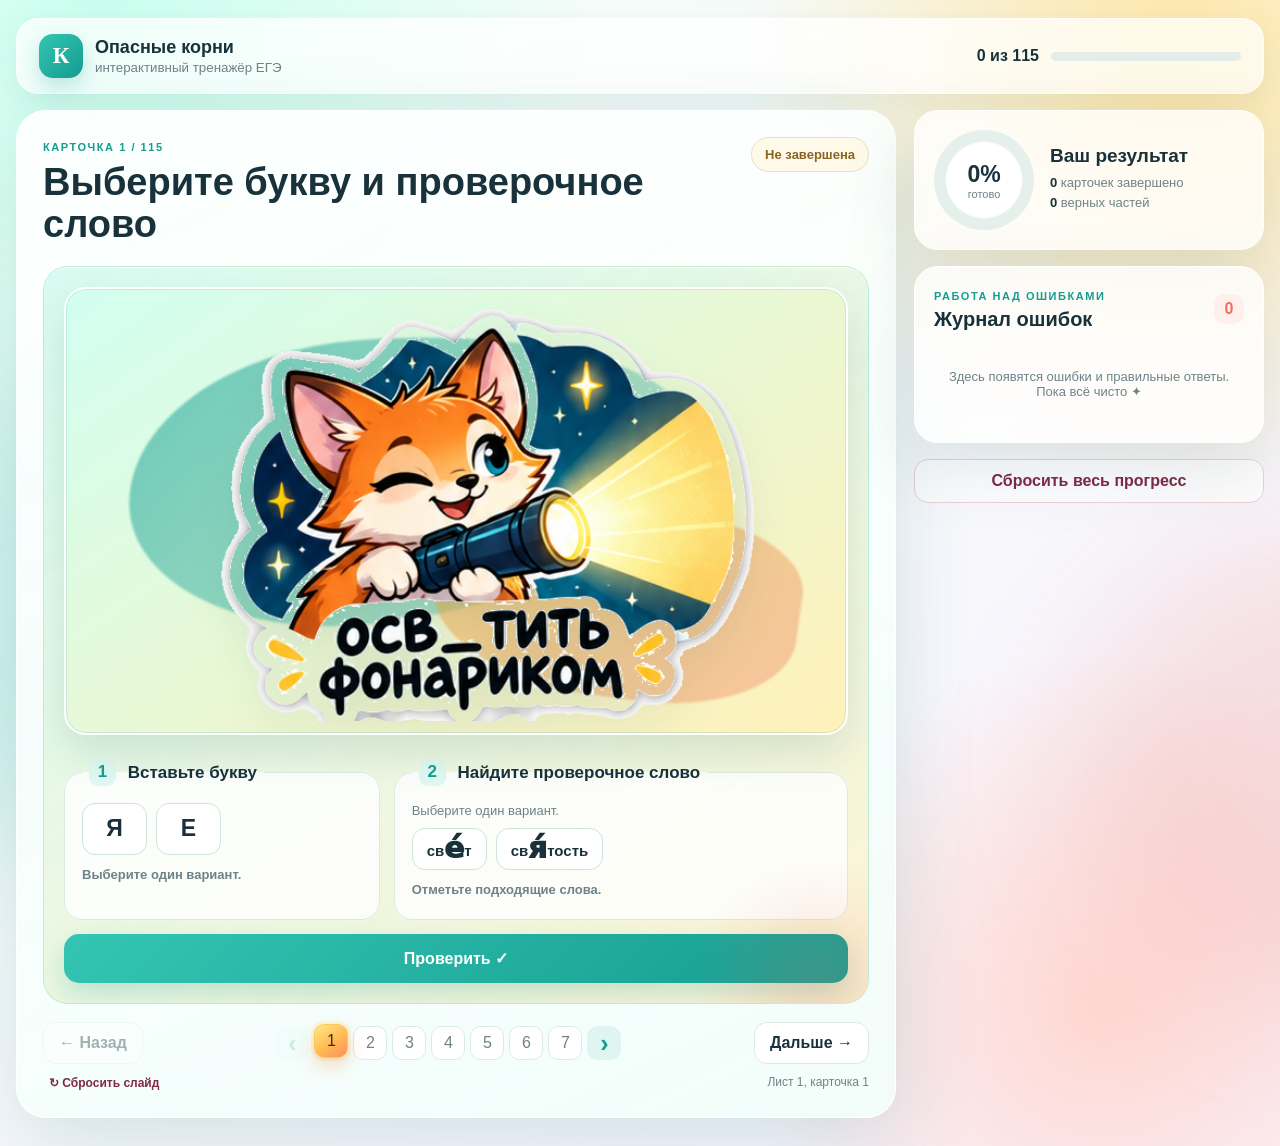
<file: index.html>
<!doctype html>
<html lang="ru">
<head>
  <meta charset="utf-8">
  <meta name="viewport" content="width=device-width,initial-scale=1">
  <meta name="theme-color" content="#f4fbf8">
  <title>Опасные корни — тренажёр ЕГЭ</title>
  <link rel="stylesheet" href="styles.css">
</head>
<body>
  <div class="aurora aurora-one"></div><div class="aurora aurora-two"></div>
  <header class="topbar">
    <div class="brand"><span class="brand-mark">К</span><div><strong>Опасные корни</strong><small>интерактивный тренажёр ЕГЭ</small></div></div>
    <div class="top-progress"><span id="progressText">0 из 0</span><div class="progress-track"><i id="progressBar"></i></div></div>
  </header>

  <main class="layout">
    <section class="workspace">
      <div class="slide-head">
        <div><span class="eyebrow">КАРТОЧКА <b id="slideNumber">1</b></span><h1>Выберите букву и проверочное слово</h1></div>
        <span id="stateBadge" class="badge">Не завершена</span>
      </div>

      <article id="exercise" class="exercise">
        <figure id="stickerFrame" class="sticker-frame"><img id="cardImage" alt="Учебная карточка"><figcaption id="imageCaption" class="image-caption" hidden></figcaption></figure>
        <div class="questions">
          <fieldset id="letterField"><legend><span>1</span> Вставьте букву</legend><div id="letterOptions" class="letter-options"></div><p id="letterFeedback" class="feedback muted">Выберите один вариант.</p></fieldset>
          <fieldset id="checkField"><legend><span>2</span> <b id="checkPrompt">Найдите проверочное слово</b></legend><p id="checkHint" class="hint">Можно выбрать несколько вариантов.</p><div id="checkOptions" class="check-options"></div><p id="checkFeedback" class="feedback muted">Отметьте подходящие слова.</p></fieldset>
          <button id="checkButton" class="primary-button">Проверить <span>✓</span></button>
        </div>
      </article>

      <nav class="controls" aria-label="Навигация по карточкам">
        <button id="previousButton" class="secondary-button">← Назад</button>
        <div class="page-jump"><button id="jumpBack" aria-label="Предыдущая группа">‹</button><div id="pageDots"></div><button id="jumpForward" aria-label="Следующая группа">›</button></div>
        <button id="nextButton" class="secondary-button">Дальше →</button>
      </nav>
      <div class="reset-row"><button id="resetSlide" class="text-button">↻ Сбросить слайд</button><span id="sourceNote"></span></div>
    </section>

    <aside class="sidebar">
      <section class="score-card">
        <div class="score-ring"><strong id="scorePercent">0%</strong><span>готово</span></div>
        <div class="score-copy"><h2>Ваш результат</h2><p><b id="doneCount">0</b> карточек завершено</p><p><b id="partCount">0</b> верных частей</p></div>
      </section>
      <section class="journal-card">
        <div class="section-title"><div><span class="eyebrow">РАБОТА НАД ОШИБКАМИ</span><h2>Журнал ошибок</h2></div><span id="errorCount" class="counter">0</span></div>
        <div id="journal" class="journal"></div>
      </section>
      <button id="resetAll" class="danger-button">Сбросить весь прогресс</button>
    </aside>
  </main>
  <script src="data/cards.js?v=20260916-1"></script>
  <script src="script.js"></script>
</body>
</html>
</file>
<file: styles.css>
:root{--ink:#18313b;--muted:#6d8389;--paper:#f8fffc;--teal:#159d91;--teal2:#34c5b2;--gold:#f2b84b;--coral:#ee705f;--plum:#5c375f;--wine:#7e2947;--line:#dceae6;--good:#16895f;--bad:#c64646;--shadow:0 24px 70px rgba(28,75,76,.13);font-family:Inter,"Segoe UI",Arial,sans-serif;color:var(--ink)}
*{box-sizing:border-box}body{margin:0;min-height:100vh;background:radial-gradient(circle at 8% 2%,#d9fff2 0,transparent 31%),radial-gradient(circle at 93% 7%,#fff0c9 0,transparent 28%),linear-gradient(145deg,#f8fffc,#f7f4ff);overflow-x:hidden}.aurora{position:fixed;width:460px;height:460px;border-radius:50%;filter:blur(75px);opacity:.18;pointer-events:none}.aurora-one{background:#2ccbb7;left:-230px;top:42%}.aurora-two{background:#ee705f;right:-260px;bottom:-100px}.topbar{width:min(1440px,calc(100% - 32px));margin:18px auto 0;padding:15px 22px;display:flex;align-items:center;justify-content:space-between;border:1px solid rgba(255,255,255,.8);background:rgba(255,255,255,.72);backdrop-filter:blur(16px);border-radius:22px;box-shadow:0 10px 34px rgba(47,96,92,.09)}.brand{display:flex;align-items:center;gap:12px}.brand-mark{width:44px;height:44px;display:grid;place-items:center;border-radius:14px;background:linear-gradient(135deg,var(--teal2),var(--teal));color:white;font:900 23px Georgia;box-shadow:0 8px 20px rgba(21,157,145,.25)}.brand strong,.brand small{display:block}.brand strong{font-size:18px}.brand small{color:var(--muted);margin-top:2px}.top-progress{display:flex;align-items:center;gap:12px;font-weight:800}.progress-track{width:190px;height:9px;border-radius:10px;background:#e3eeeb;overflow:hidden}.progress-track i{display:block;height:100%;width:0;background:linear-gradient(90deg,var(--teal),var(--gold));border-radius:inherit;transition:width .35s}.layout{position:relative;width:min(1440px,calc(100% - 32px));margin:16px auto 28px;display:grid;grid-template-columns:minmax(0,1fr) 350px;gap:18px}.workspace,.sidebar>section{border:1px solid rgba(255,255,255,.88);background:rgba(255,255,255,.78);backdrop-filter:blur(16px);box-shadow:var(--shadow)}.workspace{padding:26px;border-radius:30px}.slide-head{display:flex;justify-content:space-between;gap:15px;align-items:flex-start}.eyebrow{color:var(--teal);font-size:11px;font-weight:900;letter-spacing:.14em}.slide-head h1{margin:7px 0 20px;font-size:clamp(25px,3vw,38px);line-height:1.1}.badge{padding:9px 13px;border:1px solid #eadfbf;border-radius:999px;background:#fff9e9;color:#886622;font-size:13px;font-weight:800;white-space:nowrap}.badge.done{background:#e9fbf4;border-color:#bde8d7;color:var(--good)}.exercise{display:grid;grid-template-columns:minmax(330px,48%) minmax(300px,1fr);gap:24px;padding:20px;border-radius:25px;background:linear-gradient(145deg,rgba(229,252,246,.8),rgba(255,248,231,.75));border:1px solid var(--line)}.sticker-frame{margin:0;min-height:510px;display:grid;place-items:center;padding:12px;border-radius:22px;background:radial-gradient(circle,#fff 30%,#eff9f5);border:1px solid #d9ebe5;overflow:hidden}.sticker-frame img{display:block;width:100%;height:100%;max-height:560px;object-fit:contain;filter:drop-shadow(0 15px 18px rgba(43,75,70,.12));animation:arrive .35s ease}.questions{display:flex;flex-direction:column;gap:14px}fieldset{margin:0;padding:17px;border:1px solid var(--line);border-radius:19px;background:rgba(255,255,255,.82);min-width:0}legend{padding:0 7px;font-weight:850;font-size:17px}legend span{display:inline-grid;place-items:center;width:27px;height:27px;margin-right:7px;border-radius:9px;background:#dff8f2;color:var(--teal)}.hint{margin:0 0 10px;color:var(--muted);font-size:13px}.letter-options,.check-options{display:flex;flex-wrap:wrap;gap:9px}.choice{border:1px solid #cfe2dd;background:#fff;color:var(--ink);cursor:pointer;border-radius:13px;font-weight:800;transition:.18s transform,.18s box-shadow,.18s border-color}.choice:hover:not(:disabled){transform:translateY(-2px);border-color:var(--teal2);box-shadow:0 7px 18px rgba(28,157,144,.12)}.choice.selected{color:#fff;background:linear-gradient(135deg,var(--plum),var(--wine));border-color:transparent;box-shadow:0 7px 18px rgba(92,55,95,.2)}.choice:disabled{cursor:default;opacity:.68}.letter-options .choice{width:65px;height:52px;font-size:23px}.check-options .choice{padding:11px 14px;font-size:15px}.feedback{min-height:20px;margin:12px 0 0;font-size:13px;font-weight:700}.feedback.muted{color:var(--muted)}.feedback.good{color:var(--good)}.feedback.bad{color:var(--bad)}.primary-button,.secondary-button,.danger-button,.page-jump button,.text-button{font:inherit;cursor:pointer}.primary-button{margin-top:auto;padding:15px 20px;border:0;border-radius:15px;background:linear-gradient(135deg,var(--teal2),var(--teal));box-shadow:0 12px 28px rgba(21,157,145,.23);color:white;font-weight:900;font-size:16px}.primary-button:hover{filter:saturate(1.15);transform:translateY(-1px)}.controls{margin-top:18px;display:flex;align-items:center;justify-content:space-between;gap:10px}.secondary-button{padding:11px 15px;border:1px solid var(--line);border-radius:13px;background:#fff;color:var(--ink);font-weight:800}.secondary-button:disabled{opacity:.38;cursor:default}.page-jump{display:flex;align-items:center;gap:5px}.page-jump>button{border:0;background:transparent;color:var(--muted);font-size:25px}.page-jump>button:disabled{opacity:.2}.page-jump div{display:flex;gap:5px}.dot{width:34px;height:34px;border:1px solid var(--line);border-radius:10px;background:#fff;color:var(--muted);font-weight:800;cursor:pointer}.dot.active{background:var(--plum);color:#fff;border-color:var(--plum)}.dot.done:not(.active){border-color:#78cbb5;color:var(--good);background:#effbf7}.reset-row{display:flex;justify-content:space-between;gap:10px;margin-top:11px;color:var(--muted);font-size:12px}.text-button{border:0;background:transparent;color:var(--wine);font-weight:800}.sidebar{display:flex;flex-direction:column;gap:16px}.sidebar>section{border-radius:24px;padding:19px}.score-card{display:flex;align-items:center;gap:16px}.score-ring{width:100px;aspect-ratio:1;border-radius:50%;display:grid;place-content:center;text-align:center;background:radial-gradient(circle at center,#fff 53%,transparent 55%),conic-gradient(var(--teal) var(--score),#e5efec 0)}.score-ring strong{font-size:23px}.score-ring span{font-size:11px;color:var(--muted)}.score-copy h2{font-size:19px;margin:0 0 8px}.score-copy p{margin:5px 0;color:var(--muted);font-size:13px}.score-copy b{color:var(--ink)}.section-title{display:flex;justify-content:space-between;gap:10px;align-items:center}.section-title h2{margin:4px 0 0;font-size:20px}.counter{min-width:30px;height:30px;display:grid;place-items:center;background:#fff0ed;color:var(--coral);border-radius:10px;font-weight:900}.journal{margin-top:14px;max-height:560px;overflow:auto;display:grid;gap:9px}.empty{padding:24px 10px;text-align:center;color:var(--muted);font-size:13px}.journal-entry{padding:12px;border-left:3px solid var(--coral);border-radius:10px;background:#fff8f6;font-size:12px}.journal-entry strong{display:block;margin-bottom:5px}.journal-entry span{display:block;color:#785d5d;line-height:1.4}.danger-button{padding:12px;border:1px solid #edcfd4;border-radius:14px;background:rgba(255,255,255,.72);color:var(--wine);font-weight:800}.danger-button:hover{background:#fff3f4}@keyframes arrive{from{opacity:0;transform:translateY(7px) scale(.985)}}
@media(max-width:1050px){.layout{grid-template-columns:1fr}.sidebar{display:grid;grid-template-columns:1fr 1.4fr}.danger-button{grid-column:1/-1}.journal{max-height:300px}}@media(max-width:760px){.topbar{width:min(100% - 18px,1440px);padding:12px}.progress-track{display:none}.layout{width:min(100% - 18px,1440px)}.workspace{padding:15px;border-radius:22px}.exercise{grid-template-columns:1fr;padding:13px}.sticker-frame{min-height:340px;max-height:480px}.slide-head h1{font-size:25px}.sidebar{display:flex}.controls{flex-wrap:wrap}.page-jump{order:3;width:100%;justify-content:center}.reset-row{align-items:flex-start}.brand small{display:none}}@media(max-width:430px){.slide-head{display:block}.badge{display:inline-block;margin-bottom:10px}.sticker-frame{min-height:290px}.secondary-button{flex:1}.dot{width:31px;height:31px}.top-progress{font-size:12px}}
@media(prefers-reduced-motion:reduce){*{scroll-behavior:auto!important;animation:none!important;transition:none!important}}

/* Финальная яркая тема и два типа компоновки карточек. */
body{background:radial-gradient(circle at 8% 2%,#caffef 0,transparent 30%),radial-gradient(circle at 92% 5%,#ffe7a8 0,transparent 27%),radial-gradient(circle at 86% 88%,#ffd8d2 0,transparent 24%),linear-gradient(145deg,#f6fff9,#f8f3ff)}
.workspace{background:linear-gradient(155deg,rgba(255,255,255,.92),rgba(241,255,250,.86));border-color:rgba(255,255,255,.95);box-shadow:0 25px 80px rgba(24,112,104,.16)}
.exercise{position:relative;overflow:hidden;background:linear-gradient(145deg,rgba(213,251,241,.92),rgba(255,241,202,.78));border-color:rgba(32,176,157,.2);box-shadow:inset 0 1px rgba(255,255,255,.9)}
.exercise::after{content:"";position:absolute;inset:auto -80px -110px auto;width:260px;height:260px;border-radius:50%;background:radial-gradient(circle,rgba(238,112,95,.18),transparent 68%);pointer-events:none}
.exercise.horizontal{grid-template-columns:1fr}
.exercise.horizontal .sticker-frame{min-height:340px;max-height:455px}
.exercise.horizontal .sticker-frame img{width:min(100%,820px);max-height:420px}
.exercise.horizontal .questions{display:grid;grid-template-columns:minmax(230px,.82fr) minmax(320px,1.18fr);align-items:stretch}
.exercise.horizontal .primary-button{grid-column:1/-1;margin-top:0}
.exercise.vertical{grid-template-columns:minmax(300px,47%) minmax(300px,1fr)}
.sticker-frame{position:relative;isolation:isolate;background:linear-gradient(145deg,#d2fff1,#fff1ba);border:2px solid rgba(255,255,255,.96);box-shadow:inset 0 0 0 1px rgba(20,154,141,.16),0 18px 38px rgba(37,106,95,.15)}
.sticker-frame::before,.sticker-frame::after{content:"";position:absolute;z-index:-1;pointer-events:none;filter:blur(1px)}
.sticker-frame::before{width:72%;height:64%;left:8%;top:11%;border-radius:43% 57% 62% 38%/54% 38% 62% 46%;background:linear-gradient(135deg,rgba(21,157,145,.56),rgba(52,197,178,.25));transform:rotate(-4deg)}
.sticker-frame::after{width:47%;height:43%;right:6%;bottom:8%;border-radius:62% 38% 48% 52%;background:linear-gradient(135deg,rgba(242,184,75,.62),rgba(238,112,95,.35));transform:rotate(8deg)}
.sticker-frame[data-tone="1"]::before{background:linear-gradient(135deg,rgba(238,112,95,.5),rgba(242,184,75,.28))}.sticker-frame[data-tone="2"]::before{background:linear-gradient(135deg,rgba(92,55,95,.38),rgba(238,112,95,.28))}.sticker-frame[data-tone="3"]::before{background:linear-gradient(135deg,rgba(124,164,74,.5),rgba(52,197,178,.28))}.sticker-frame[data-tone="4"]::before{background:linear-gradient(135deg,rgba(242,184,75,.56),rgba(255,225,126,.3))}
.sticker-frame img{position:relative;z-index:1}
.image-caption{position:absolute;z-index:3;left:10%;right:10%;bottom:7%;padding:10px 8px;text-align:center;border-radius:46% 54% 45% 55%/48% 42% 58% 52%;background:#fff;color:#111;font-family:"Arial Rounded MT Bold","Segoe UI",sans-serif;font-size:clamp(18px,2.1vw,31px);font-weight:950;line-height:1.05;letter-spacing:.01em;box-shadow:0 0 0 8px rgba(255,255,255,.96),0 8px 16px rgba(20,40,35,.12)}
.choice.selected{background:linear-gradient(135deg,#8b3154,#65406f);box-shadow:0 9px 24px rgba(126,41,71,.27),0 0 0 3px rgba(255,205,103,.3)}
.dot.active{color:#442a16;border-color:#ffc65a;background:linear-gradient(145deg,#ffe887,#ffb84f 58%,#ff8b68);box-shadow:0 8px 18px rgba(238,144,63,.3),0 0 0 3px rgba(255,215,123,.24);transform:translateY(-2px)}
.page-jump>button{width:34px;height:34px;border-radius:11px;background:rgba(21,157,145,.09);color:var(--teal);font-weight:900;line-height:1}.page-jump>button:hover:not(:disabled){background:rgba(21,157,145,.17);box-shadow:0 7px 18px rgba(21,157,145,.13)}
.cursor-glow{position:fixed;z-index:9999;width:12px;height:12px;border-radius:50%;pointer-events:none;background:radial-gradient(circle,#fff6bd 0 18%,rgba(255,190,77,.9) 25%,rgba(35,201,178,.5) 55%,transparent 72%);transform:translate(-50%,-50%);animation:cursorFade .65s ease-out forwards}
@keyframes cursorFade{to{opacity:0;transform:translate(-50%,-50%) scale(3)}}
@media(max-width:900px){.exercise.horizontal .questions{grid-template-columns:1fr}.exercise.horizontal .primary-button{grid-column:auto}.exercise.vertical{grid-template-columns:1fr}.exercise.vertical .sticker-frame{min-height:430px;max-height:620px}}
@media(max-width:760px){.exercise.horizontal .sticker-frame{min-height:260px;max-height:370px}.exercise.horizontal .sticker-frame img{max-height:335px}.exercise.vertical .sticker-frame{min-height:360px;max-height:520px}.image-caption{bottom:6%;font-size:clamp(17px,5vw,25px)}}
@media(max-width:430px){.exercise.horizontal .sticker-frame{min-height:220px}.exercise.vertical .sticker-frame{min-height:320px}.questions{gap:11px}fieldset{padding:14px}.check-options .choice{flex:1 1 auto}.page-jump div{gap:3px}.dot{width:30px;height:30px;border-radius:9px}}
@media(max-width:760px){.exercise.horizontal,.exercise.vertical{grid-template-columns:1fr}.exercise.horizontal .questions,.exercise.vertical .questions{display:flex;flex-direction:column}.exercise.horizontal .primary-button{grid-column:auto}}
.stressed-vowel{display:inline-block;font-size:2em;font-weight:950;line-height:.5;vertical-align:-.08em}
.check-input{width:100%;min-height:50px;padding:12px 14px;border:2px solid #cfe2dd;border-radius:13px;background:#fff;color:var(--ink);font:800 17px/1.3 Inter,"Segoe UI",Arial,sans-serif;outline:0;transition:border-color .18s,box-shadow .18s}
.exercise.vertical.portrait-large{grid-template-columns:minmax(380px,58%) minmax(300px,1fr)}
.exercise.vertical.portrait-large .sticker-frame{min-height:640px;padding:6px}
.exercise.vertical.portrait-large .sticker-frame img{max-height:700px}
@media(max-width:900px){.exercise.vertical.portrait-large{grid-template-columns:1fr}.exercise.vertical.portrait-large .sticker-frame{min-height:540px;max-height:680px}}
@media(max-width:760px){.exercise.vertical.portrait-large .sticker-frame{min-height:450px;max-height:650px}}
@media(max-width:430px){.exercise.vertical.portrait-large .sticker-frame{min-height:400px;max-height:580px}}
.check-input:focus{border-color:var(--teal);box-shadow:0 0 0 4px rgba(21,157,145,.14)}
.check-input:disabled{background:#f1f8f5;color:var(--good);opacity:.86}
</file>
